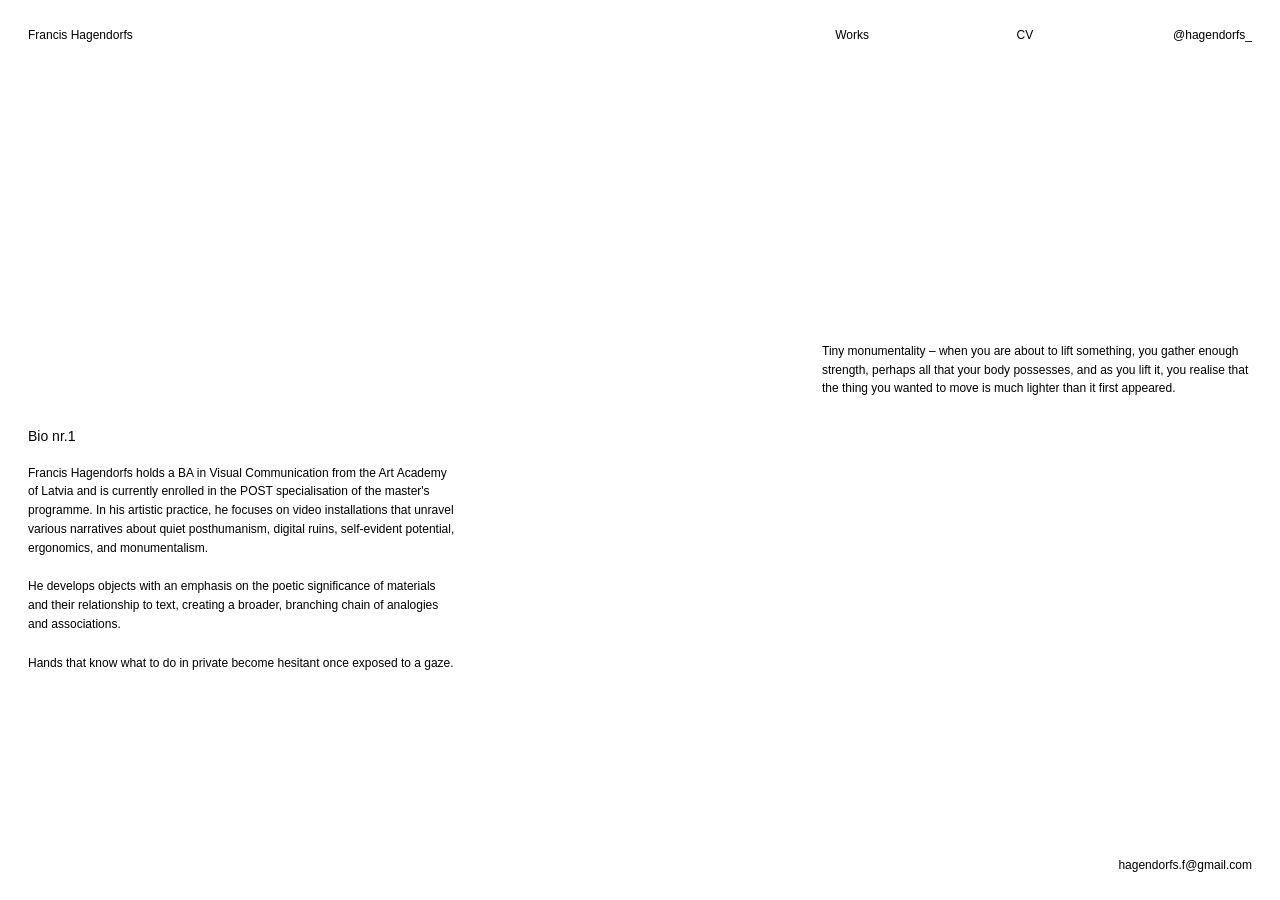
<file: index.html>
<!DOCTYPE html>
<html lang="en">

<head>
    <meta charset="UTF-8">
    <meta name="viewport" content="width=device-width, initial-scale=1.0">

    <title>Francis Hagendorfs</title>

    <link rel="stylesheet" href="style.css">
</head>

<body>

<header class="header">

    <a href="index.html">Francis Hagendorfs</a>

    <a href="works.html">Works</a>

    <a href="cv.html">CV</a>

    <a href="https://www.instagram.com/hagendorfs_/" target="_blank">
    @hagendorfs_
</a>

</header>

<main class="landing">

    <section class="bio">
        <h1>Bio nr.1</h1>

        <p>
            Francis Hagendorfs holds a BA in Visual Communication from the Art Academy of Latvia
            and is currently enrolled in the POST specialisation of the master's programme.
            In his artistic practice, he focuses on video installations that unravel various
            narratives about quiet posthumanism, digital ruins, self-evident potential,
            ergonomics, and monumentalism.
        </p>

        <p>
            He develops objects with an emphasis on the poetic significance of materials and
            their relationship to text, creating a broader, branching chain of analogies and
            associations.
             </p>

        <p>
            Hands that know what to do in private become hesitant once exposed to a gaze.
        </p>
    </section>


    <section class="statement">
        <p>
            Tiny monumentality – when you are about to lift something, you gather enough strength,
            perhaps all that your body possesses, and as you lift it, you realise that the thing
            you wanted to move is much lighter than it first appeared.
        </p>
    </section>


</main>


<footer class="footer">
    <p>
        hagendorfs.f@gmail.com
    </p>
</footer>

</body>

</html>
</file>
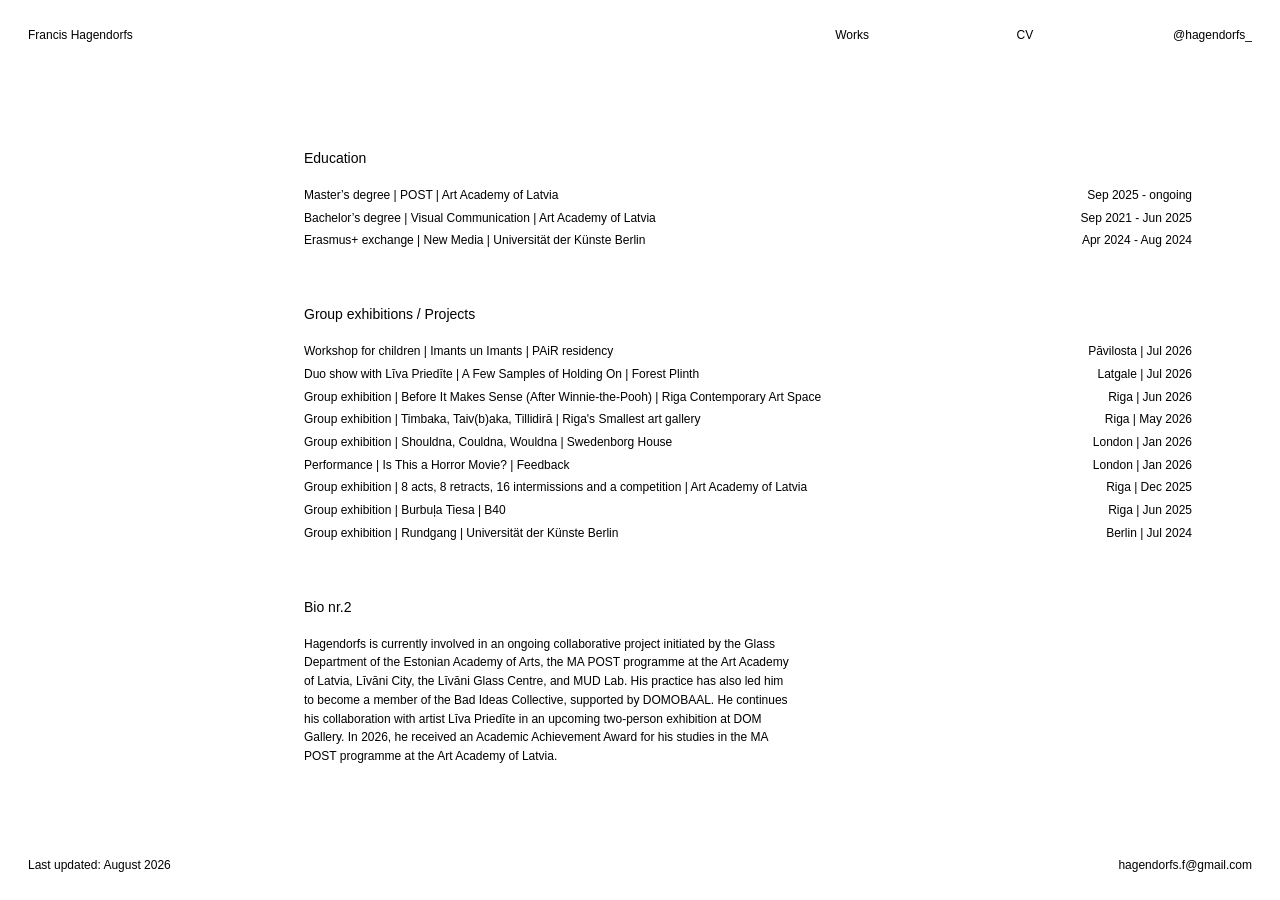
<file: cv.html>
<!DOCTYPE html>
<html lang="en">

<head>
    <meta charset="UTF-8">
    <meta name="viewport" content="width=device-width, initial-scale=1.0">

    <title>CV — Francis Hagendorfs</title>

    <link rel="stylesheet" href="style.css">
</head>

<body>

<header class="header">

    <a href="index.html">Francis Hagendorfs</a>

    <a href="works.html">Works</a>

    <a href="cv.html">CV</a>

    <a href="https://www.instagram.com/hagendorfs_/" target="_blank">
        @hagendorfs_
    </a>

</header>

<main class="cv-page">

    <aside class="cv-spacer"></aside>

    <section class="cv-section">

        <h1>Education</h1>

        <div class="cv-entry">
            <p><span class="cv-degree-full">Master’s degree</span><span class="cv-degree-short">MA</span> | POST | Art Academy of Latvia</p>
            <p class="cv-date">Sep 2025 - ongoing</p>
        </div>

        <div class="cv-entry">
            <p><span class="cv-degree-full">Bachelor’s degree</span><span class="cv-degree-short">BA</span> | Visual Communication | Art Academy of Latvia</p>
            <p class="cv-date">Sep 2021 - Jun 2025</p>
        </div>

        <div class="cv-entry">
            <p>Erasmus+ exchange | New Media | Universität der Künste Berlin</p>
            <p class="cv-date">Apr 2024 - Aug 2024</p>
        </div>

        <section class="cv-subsection" aria-labelledby="group-exhibitions-heading">
            <h2 id="group-exhibitions-heading">Group exhibitions / Projects</h2>

            <h3 class="cv-year">2026</h3>

            <div class="cv-entry">
                <p>Workshop for children | Imants un Imants <span class="cv-entry-venue">PAiR residency</span></p>
                <p class="cv-date">Pāvilosta | Jul 2026</p>
            </div>

            <div class="cv-entry">
                <p>Duo show with Līva Priedīte | A Few Samples of Holding On <span class="cv-entry-venue">Forest Plinth</span></p>
                <p class="cv-date">Latgale | Jul 2026</p>
            </div>

            <div class="cv-entry">
                <p>Group exhibition | Before It Makes Sense (After Winnie-the-Pooh) <span class="cv-entry-venue">Riga Contemporary Art Space</span></p>
                <p class="cv-date">Riga | Jun 2026</p>
            </div>

            <div class="cv-entry">
                <p>Group exhibition | Timbaka, Taiv(b)aka, Tillidirā <span class="cv-entry-venue">Riga's Smallest art gallery</span></p>
                <p class="cv-date">Riga | May 2026</p>
            </div>

            <div class="cv-entry">
                <p>Group exhibition | Shouldna, Couldna, Wouldna <span class="cv-entry-venue">Swedenborg House</span></p>
                <p class="cv-date">London | Jan 2026</p>
            </div>

            <div class="cv-entry">
                <p>Performance | Is This a Horror Movie? <span class="cv-entry-venue">Feedback</span></p>
                <p class="cv-date">London | Jan 2026</p>
            </div>

            <h3 class="cv-year">2025</h3>

            <div class="cv-entry">
                <p>Group exhibition | 8 acts, 8 retracts, 16 intermissions and a competition <span class="cv-entry-venue">Art Academy of Latvia</span></p>
                <p class="cv-date">Riga | Dec 2025</p>
            </div>

            <div class="cv-entry">
                <p>Group exhibition | Burbuļa Tiesa <span class="cv-entry-venue">B40</span></p>
                <p class="cv-date">Riga | Jun 2025</p>
            </div>

            <h3 class="cv-year">2024</h3>

            <div class="cv-entry">
                <p>Group exhibition | Rundgang <span class="cv-entry-venue">Universität der Künste Berlin</span></p>
                <p class="cv-date">Berlin | Jul 2024</p>
            </div>
        </section>

        <section class="cv-subsection cv-bio" aria-labelledby="bio-heading">
            <h2 id="bio-heading">Bio nr.2</h2>
            <p>Hagendorfs is currently involved in an ongoing collaborative project initiated by the Glass Department of the Estonian Academy of Arts, the MA POST programme at the Art Academy of Latvia, Līvāni City, the Līvāni Glass Centre, and MUD Lab. His practice has also led him to become a member of the Bad Ideas Collective, supported by DOMOBAAL. He continues his collaboration with artist Līva Priedīte in an upcoming two-person exhibition at DOM Gallery. In 2026, he received an Academic Achievement Award for his studies in the MA POST programme at the Art Academy of Latvia.</p>
        </section>

    </section>

</main>

<footer class="footer">
    <p>hagendorfs.f@gmail.com</p>
</footer>

<p class="cv-last-updated">Last updated: August 2026</p>

</body>
</html>
</file>
<file: style.css>
/* =========================
   RESET
========================= */

* {
    margin: 0;
    padding: 0;
    box-sizing: border-box;
}


/* =========================
   GENERAL
========================= */

body {
    font-family: Arial, sans-serif;
    color: black;
    background: white;
}


/* =========================
   HEADER
========================= */

.header {
    display: grid;
    grid-template-columns: 7fr 1fr 2fr 1fr;
    column-gap: 10px;
    align-items: center;
    padding: 28px 28px;
}

.header a {
    text-decoration: none;
    color: black;
    font-size: 12px;
}

.header a:nth-child(2),
.header a:nth-child(3) {
    justify-self: center;
}

.header a:last-child {
    justify-self: end;
}


/* =========================
   LANDING PAGE
========================= */

.landing {
    display: grid;
    grid-template-columns: 1fr 1fr;
    min-height: calc(100vh - 100px);
    padding: 28px;
}

.bio {
    align-self: center;
    transform: translateY(80px);
    max-width: 430px;
}

.statement {
    align-self: center;
    transform: translateY(-100px);
    justify-self: end;
    max-width: 430px;
}

.landing p {
    font-size: 12px;
    line-height: 1.56;
}

.bio h1 {
    font-size: 14px;
    font-weight: normal;
    margin: 0 0 20px;
}

.bio p + p {
    margin-top: 20px;
}


/* =========================
   FOOTER
========================= */

.footer {
    position: fixed;
    bottom: 28px;
    right: 28px;
}

.footer p {
    font-size: 12px;
}


/* =========================
   WORKS PAGE
========================= */

.works-page {
    display: grid;
    grid-template-columns: 220px 1fr;
    height: calc(100vh - 70px);
}


/* =========================
   PROJECT MENU
========================= */

.project-menu {
    padding: 28px;

    display: flex;
    flex-direction: column;
    gap: 18px;
    justify-content: end;
}

.project-menu a {
    text-decoration: none;
    color: black;
    font-size: 12px;
    line-height: 1.56;
    white-space: nowrap;
}


/* =========================
   PROJECT CONTENT
========================= */

.project-content {
    overflow-y: scroll;

    padding: 80px 28px 28px 84px;
}


/* =========================
   PROJECT TITLE
========================= */

.project-content h1 {
    font-size: 14px;
    font-weight: normal;
    line-height: 1.45;
    max-width: 310px;
}


/* =========================
   PROJECT META
========================= */

.project-meta {
    font-size: 12px;
    font-style: italic;

    margin-top: 4px;
    margin-bottom: 12px;
}


/* =========================
   PROJECT TEXT
========================= */

.project-text {
    display: grid;
    grid-template-columns: 1fr 1fr;

    column-gap: 30px;

    max-width: 1000px;
}

.project-text p {
    font-size: 12px;
    line-height: 1.56;
    margin-bottom: 14px;
}


/* =========================
   IMAGE ROW
   Work1 + Work2
========================= */

.project-images {
    display: grid;
    grid-template-columns: 0.85fr 1.15fr;
    gap: 12px;

    margin-top: 40px;
}

.project-images img {
    width: 100%;
    height: 480px;

    object-fit: cover;
    object-position: center;

    display: block;
}


/* =========================
   FULL WIDTH IMAGE
   Work3
========================= */

.project-image-full {
    width: 100%;

    margin-top: 12px;
    margin-bottom: 12px;
}

.project-text + .project-image-full {
    margin-top: 40px;
}

.project-image-full img {
    width: 100%;
    height: auto;

    display: block;
}


/* =========================
   SECOND IMAGE ROW
   Work4 + Work5
========================= */

/*
   This specifically overrides the 60px
   margin used by the first image row.
*/

.project-image-full + .project-images {
    margin-top: 0;
}

.photo-credit {
    font-size: 12px;
    line-height: 1.4;
    margin-top: 14px;
    margin-bottom: 20px;
}

.project-video {
    width: 100%;
    margin-top: 40px;
}

.project-video video {
    width: 100%;
    height: auto;
    display: block;
}

.project-video iframe {
    width: 100%;
    height: 100%;
    border: 0;
    display: block;
}

.vimeo-embed {
    position: relative;
    padding-top: 56.25%;
}

.vimeo-embed iframe {
    position: absolute;
    inset: 0;
}

.project-venue {
    font-size: 12px;
    line-height: 1.56;
    margin-top: 12px;
    margin-bottom: 4px;
}

.project-images img:nth-child(1) {
    object-position: 30% center;
}

.project-images img:nth-child(2) {
    object-position: center 30%;
}

.project-menu a.active {
    text-decoration: underline;
}

.works-intro {
    font-size: 12px;
    line-height: 1.56;
    margin: 0;
    padding-left: 0;
    transform: translateY(320px);
}

/* =========================
   CV PAGE
========================= */

.cv-page {
    display: grid;
    grid-template-columns: 220px 1fr;
    min-height: calc(100vh - 70px);
}

.cv-section {
    padding: 80px 28px 28px 84px;
    max-width: 1000px;
}

.cv-section h1 {
    font-size: 14px;
    font-weight: normal;
    margin: 0 0 20px;
}

.cv-subsection {
    margin-top: 56px;
}

.cv-subsection h2 {
    font-size: 14px;
    font-weight: normal;
    margin: 0 0 20px;
}

.cv-year {
    display: none;
}

.cv-entry-venue::before {
    content: "| ";
}

.cv-degree-short {
    display: none;
}

.cv-bio p {
    font-size: 12px;
    line-height: 1.56;
    margin: 0;
    max-width: calc((1000px - 30px) / 2);
}

.cv-entry {
    display: grid;
    grid-template-columns: 1fr 120px;
    column-gap: 30px;
    margin-bottom: 4px;
}

.cv-entry p {
    font-size: 12px;
    line-height: 1.56;
    margin: 0;
}

.cv-date {
    text-align: right;
    white-space: nowrap;
}

.cv-last-updated {
    position: fixed;
    bottom: 28px;
    left: 28px;
    font-size: 12px;
}

@media (max-width: 700px) {
    .header {
        grid-template-columns: 1fr auto auto auto;
        column-gap: 12px;
        padding: 20px;
    }

    .landing {
        grid-template-columns: 1fr;
        min-height: auto;
        gap: 80px;
        padding: 64px 20px 100px;
    }

    .bio,
    .statement {
        align-self: auto;
        justify-self: auto;
        max-width: none;
        transform: none;
    }

    .works-page {
        display: block;
        height: auto;
    }

    .project-menu {
        align-items: flex-start;
        gap: 12px;
        justify-content: flex-start;
        padding: 40px 20px 28px;
    }

    .project-menu a {
        white-space: normal;
    }

    .project-content {
        overflow: visible;
        padding: 36px 20px 80px;
    }

    .project-text,
    .project-images {
        grid-template-columns: 1fr;
    }

    .project-images {
        gap: 12px;
    }

    .project-images img {
        height: auto;
    }

    .project-content h1 {
        max-width: none;
    }

    .works-intro {
        position: fixed;
        bottom: 20px;
        left: 20px;
        text-align: left;
        transform: none;
    }

    .cv-page {
        display: block;
    }

    .cv-section {
        padding: 60px 20px 48px;
    }

    .cv-entry {
        grid-template-columns: 1fr;
        row-gap: 4px;
    }

    .cv-subsection .cv-date {
        display: none;
    }

    .cv-subsection .cv-entry {
        margin-bottom: 10px;
    }

    .cv-entry-venue {
        display: block;
    }

    .cv-entry-venue::before {
        content: none;
    }

    .cv-degree-full {
        display: none;
    }

    .cv-degree-short {
        display: inline;
    }

    .cv-year {
        display: block;
        font-size: 12px;
        font-weight: normal;
        margin: 8px 0 4px;
    }

    .cv-subsection h2 + .cv-year {
        margin-top: 0;
    }

    .cv-date {
        text-align: left;
    }

    .cv-bio p {
        max-width: none;
    }

    .footer {
        position: static;
        padding: 0 20px 20px;
        text-align: right;
    }

    .landing + .footer {
        position: fixed;
        right: 20px;
        bottom: 20px;
        padding: 0;
    }

    .cv-last-updated {
        position: static;
        padding: 0 20px 20px;
    }
}
</file>
